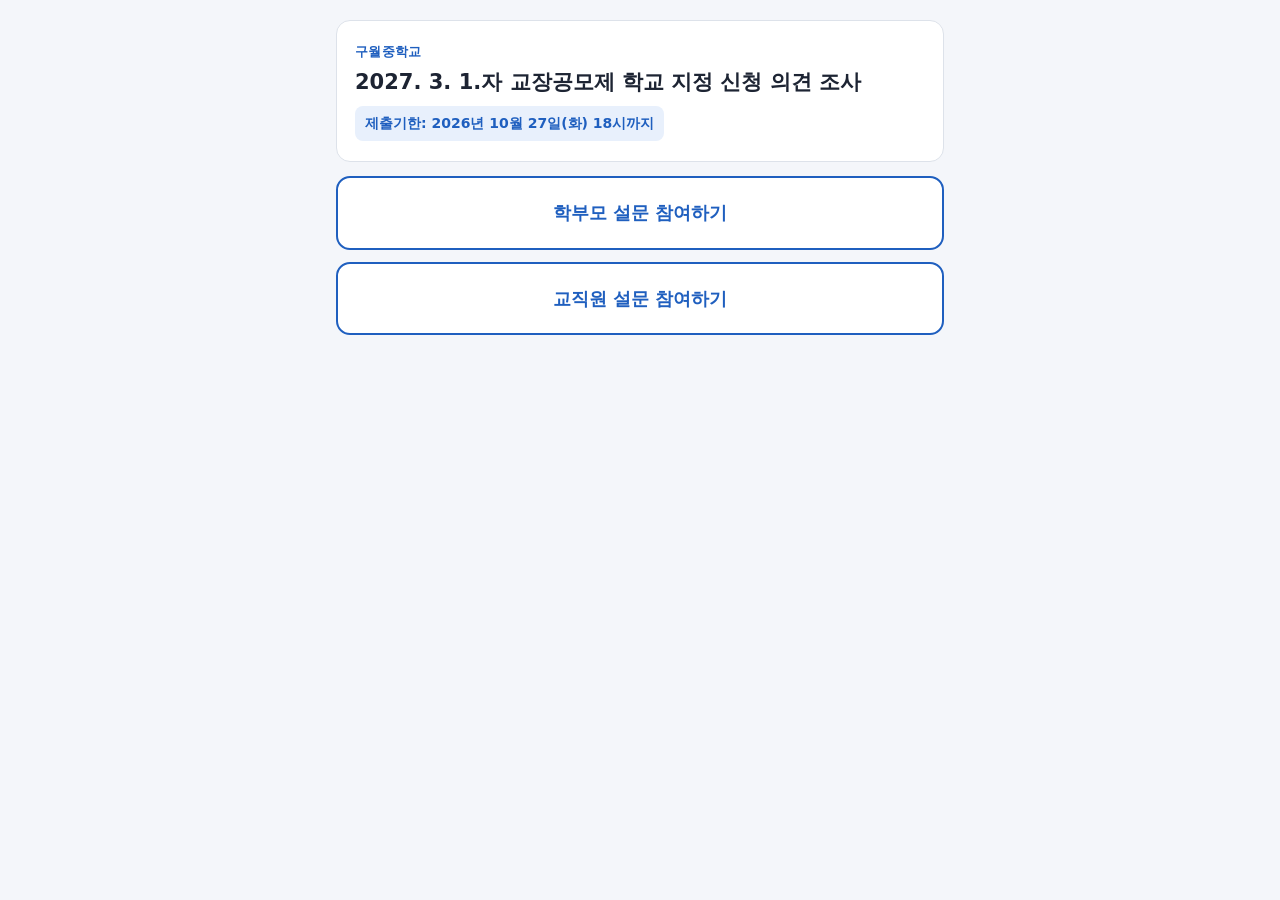
<file: index.html>
<!doctype html>
<html lang="ko">
<head>
<meta charset="utf-8">
<meta name="viewport" content="width=device-width,initial-scale=1">
<title>교장공모제 의견 조사 · 구월중학교</title>
<link rel="stylesheet" href="style.css">
</head>
<body>
<main>
  <section class="card">
    <div class="kicker">구월중학교</div>
    <h1>2027. 3. 1.자 교장공모제 학교 지정 신청 의견 조사</h1>
    <span class="due">제출기한: 2026년 10월 27일(화) 18시까지</span>
  </section>
  <a class="btn" href="parent.html">학부모 설문 참여하기</a>
  <a class="btn" href="staff.html">교직원 설문 참여하기</a>
</main>
</body>
</html>
</file>
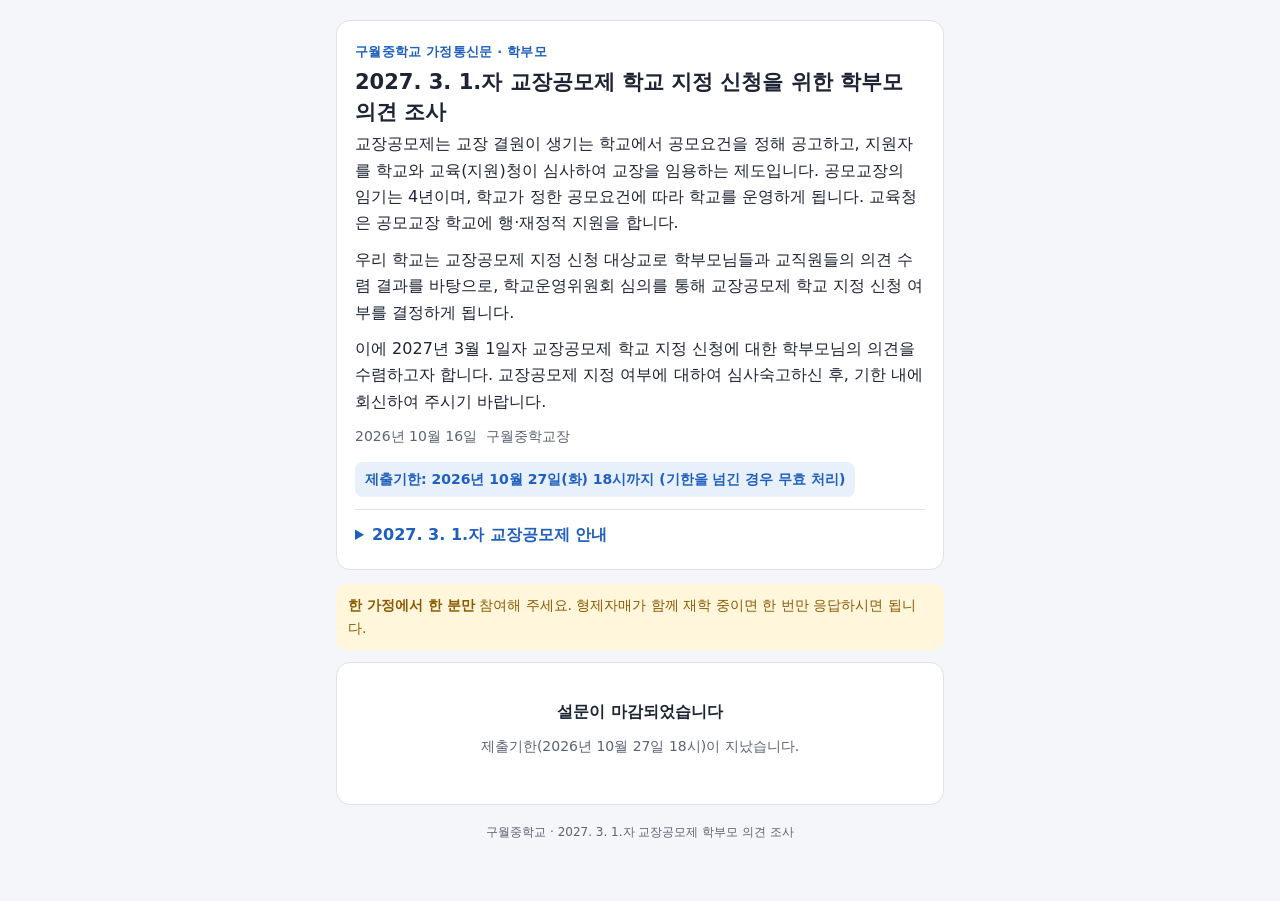
<file: parent.html>
<!doctype html>
<html lang="ko">
<head>
<meta charset="utf-8">
<meta name="viewport" content="width=device-width,initial-scale=1">
<title>학부모 의견 조사 · 구월중학교</title>
<link rel="stylesheet" href="style.css">
<script src="app.js?v=20261026" defer></script>
</head>
<body>
<main>
  <section class="card">
    <div class="kicker">구월중학교 가정통신문 · 학부모</div>
    <h1>2027. 3. 1.자 교장공모제 학교 지정 신청을 위한 학부모 의견 조사</h1>
    <p>교장공모제는 교장 결원이 생기는 학교에서 공모요건을 정해 공고하고, 지원자를 학교와 교육(지원)청이 심사하여 교장을 임용하는 제도입니다. 공모교장의 임기는 4년이며, 학교가 정한 공모요건에 따라 학교를 운영하게 됩니다. 교육청은 공모교장 학교에 행·재정적 지원을 합니다.</p>
    <p>우리 학교는 교장공모제 지정 신청 대상교로 학부모님들과 교직원들의 의견 수렴 결과를 바탕으로, 학교운영위원회 심의를 통해 교장공모제 학교 지정 신청 여부를 결정하게 됩니다.</p>
    <p>이에 2027년 3월 1일자 교장공모제 학교 지정 신청에 대한 학부모님의 의견을 수렴하고자 합니다. 교장공모제 지정 여부에 대하여 심사숙고하신 후, 기한 내에 회신하여 주시기 바랍니다.</p>
    <p class="sub">2026년 10월 16일 &nbsp;구월중학교장</p>
    <span class="due">제출기한: 2026년 10월 27일(화) 18시까지 (기한을 넘긴 경우 무효 처리)</span>
    <details>
      <summary>2027. 3. 1.자 교장공모제 안내</summary>
      <p style="margin-top:8px"><b>1. 교장공모제란?</b><br>개별 학교의 현황과 여건에 맞는 공모교장 요건 공고 후 지원자 중에서 적격자를 심사하여 해당 학교의 교장으로 임용하는 제도</p>
      <p><b>2. 교장공모제 심사 방법</b></p>
      <ul>
        <li>학교 심사(학교 공모교장심사위원회)와 교육(지원)청 심사 결과를 각 50%씩 합산</li>
        <li>합산 순위에 따라 3배수를 교육감에게 추천하고, 교육감이 최종 1명을 선정하여 임용 추천</li>
      </ul>
      <p><b>3. 교장공모제 개요</b></p>
      <ul>
        <li>임용기간: 2027. 3. 1. ~ 2031. 2. 28.(4년)</li>
        <li>실시대상: 학교장의 정년퇴임, 임기만료(중임·공모), 현임교 4년 만기근무 등의 사유로 교장 결원이 발생하는 공립 각급학교</li>
        <li>신청절차: 교직원·학부모 의견수렴(학교) → 학교운영위원회 심의(학교) → 지정 신청(학교) → 지정 통보(교육청)</li>
      </ul>
      <p><b>4. 공모 유형 및 자격 요건</b></p>
      <table>
        <tr><th>유형</th><th>대상학교</th><th>자격 기준</th></tr>
        <tr><td>초빙형</td><td>일반학교</td><td>교장자격증 소지자(교육공무원)</td></tr>
      </table>
    </details>
  </section>

  <div class="notice"><b>한 가정에서 한 분만</b> 참여해 주세요. 형제자매가 함께 재학 중이면 한 번만 응답하시면 됩니다.</div>
  <div id="again" class="notice hidden">이 기기에서 이미 제출한 기록이 있습니다. 다시 제출하지 않으셔도 됩니다.</div>

  <form class="card" data-type="parent" novalidate>
    <h2>2027. 3. 1.자 교장공모제 학교 지정 신청에 대한 의견서</h2>
    <label class="q">1. 자녀의 학년·반</label>
    <div class="row">
      <select name="grade" aria-label="학년">
        <option value="">학년</option><option value="1">1학년</option><option value="2">2학년</option><option value="3">3학년</option>
      </select>
      <select name="cls" aria-label="반">
        <option value="">반</option>
      </select>
    </div>
    <p class="hint">형제자매가 있으면 한 자녀의 학년·반만 고르세요. 이름은 받지 않습니다.</p>
    <label class="q" style="margin-top:18px">2. 교장공모제 신청에 대한 의견</label>
    <div class="choices">
      <label class="choice yes"><input type="radio" name="opinion" value="찬성"><span>신청 찬성</span></label>
      <label class="choice no"><input type="radio" name="opinion" value="반대"><span>신청 반대</span></label>
    </div>
    <label class="q" for="req" style="margin-top:20px">3. 공모교장 찬성 시 공모교장의 요건</label>
    <textarea id="req" name="requirement" maxlength="1000" placeholder="의견이 있을 경우만 구체적으로 적어 주세요."></textarea>
    <p class="hint">※ 설문조사 결과 조작 의혹이 제기되는 경우 교장공모제 지정 철회 또는 절차상 오류로 인해 공모교장 임명이 제한될 수 있으니, 가정당 한 번만 참여해 주세요.</p>
    <button type="submit" style="margin-top:12px">제출하기</button>
    <div class="err" role="alert"></div>
  </form>

  <section id="done" class="card done hidden">
    <div class="big">✓</div>
    <h2>제출되었습니다</h2>
    <p class="sub">소중한 의견을 주셔서 감사합니다.</p>
  </section>
  <section id="closed" class="card done hidden">
    <h2>설문이 마감되었습니다</h2>
    <p class="sub">제출기한(2026년 10월 27일 18시)이 지났습니다.</p>
  </section>
  <p class="foot">구월중학교 · 2027. 3. 1.자 교장공모제 학부모 의견 조사</p>
</main>
<script>
  // 학년별 학급 수: 1학년 10반, 2·3학년 11반
  const CLASSES = { 1: 10, 2: 11, 3: 11 };
  const grade = document.querySelector('select[name=grade]');
  const cls = document.querySelector('select[name=cls]');
  grade.addEventListener('change', () => {
    const keep = cls.value;
    cls.innerHTML = '<option value="">반</option>';
    for (let i = 1; i <= (CLASSES[grade.value] || 0); i++) cls.insertAdjacentHTML('beforeend', `<option value="${i}">${i}반</option>`);
    if (keep && Number(keep) <= (CLASSES[grade.value] || 0)) cls.value = keep;
  });
</script>
</body>
</html>
</file>
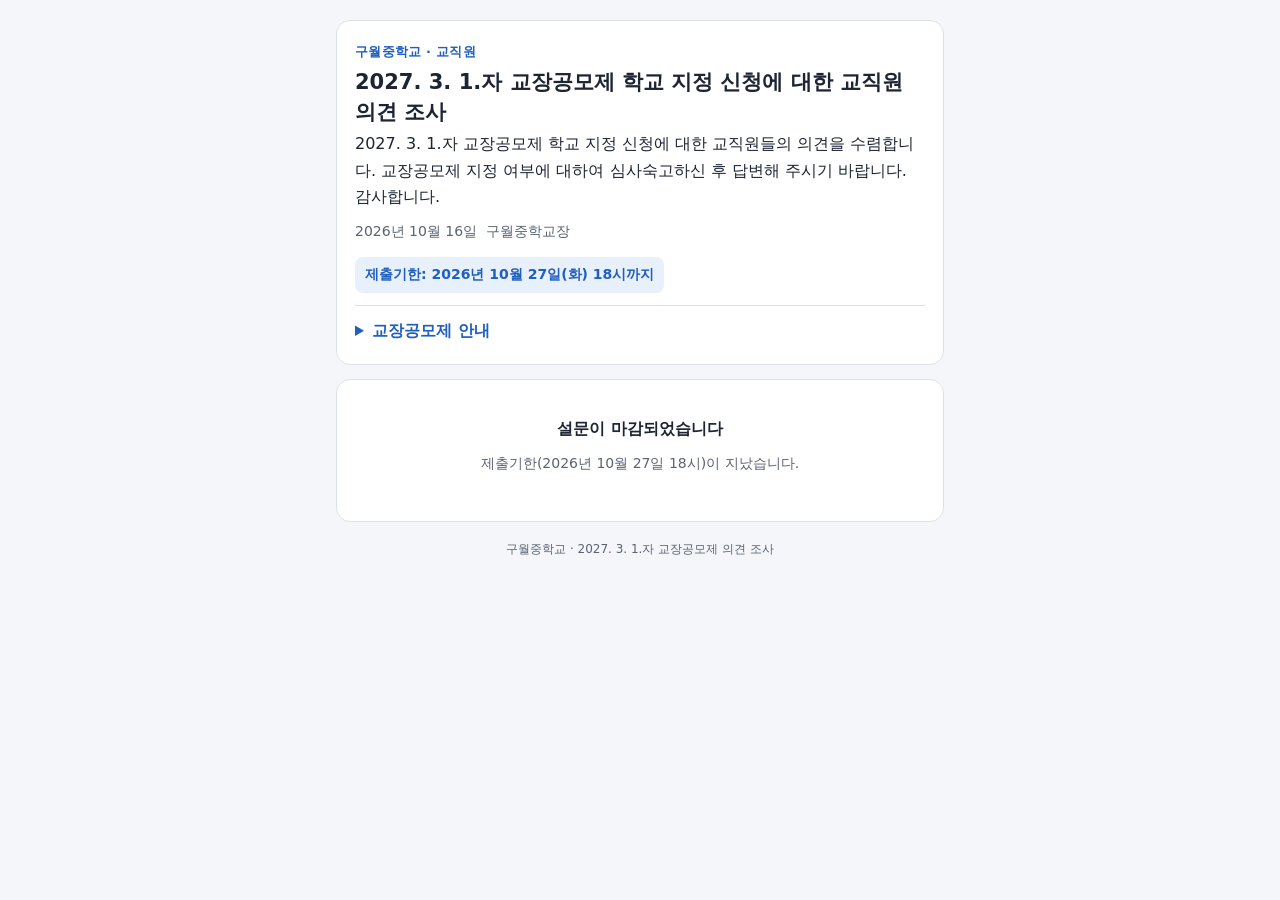
<file: staff.html>
<!doctype html>
<html lang="ko">
<head>
<meta charset="utf-8">
<meta name="viewport" content="width=device-width,initial-scale=1">
<title>교직원 의견 조사 · 구월중학교</title>
<link rel="stylesheet" href="style.css">
<script src="app.js?v=20261026" defer></script>
</head>
<body>
<main>
  <section class="card">
    <div class="kicker">구월중학교 · 교직원</div>
    <h1>2027. 3. 1.자 교장공모제 학교 지정 신청에 대한 교직원 의견 조사</h1>
    <p>2027. 3. 1.자 교장공모제 학교 지정 신청에 대한 교직원들의 의견을 수렴합니다. 교장공모제 지정 여부에 대하여 심사숙고하신 후 답변해 주시기 바랍니다. 감사합니다.</p>
    <p class="sub">2026년 10월 16일 &nbsp;구월중학교장</p>
    <span class="due">제출기한: 2026년 10월 27일(화) 18시까지</span>
    <details>
      <summary>교장공모제 안내</summary>
      <ul>
        <li>개별 학교의 현황과 여건에 맞는 공모교장 요건을 공고한 뒤, 지원자 중 적격자를 심사하여 해당 학교의 교장으로 임용하는 제도입니다.</li>
        <li>임용기간: 2027. 3. 1. ~ 2031. 2. 28.(4년)</li>
        <li>공모 유형: 초빙형(일반학교) — 교장자격증 소지자(교육공무원)</li>
        <li>절차: 교직원·학부모 의견수렴 → 학교운영위원회 심의 → 지정 신청 → 교육청 지정 통보</li>
      </ul>
    </details>
  </section>

  <div id="again" class="notice hidden">이 기기에서 이미 제출한 기록이 있습니다. 한 분이 한 번만 참여해 주세요. (같은 컴퓨터를 쓰는 다른 선생님이라면 그대로 제출하시면 됩니다.)</div>

  <form class="card" data-type="staff" novalidate>
    <h2>2027. 3. 1.자 교장공모제 학교 지정 신청에 대한 의견서</h2>
    <label class="q">1. 교장공모제 신청에 대한 의견</label>
    <div class="choices">
      <label class="choice yes"><input type="radio" name="opinion" value="찬성"><span>신청 찬성</span></label>
      <label class="choice no"><input type="radio" name="opinion" value="반대"><span>신청 반대</span></label>
    </div>
    <label class="q" for="req" style="margin-top:20px">2. 공모교장 찬성 시 공모교장의 요건</label>
    <textarea id="req" name="requirement" maxlength="1000" placeholder="의견이 있을 경우만 구체적으로 적어 주세요."></textarea>
    <p class="hint">이름 등 개인정보는 받지 않습니다. 응답은 익명으로 집계됩니다.</p>
    <p class="hint">※ 설문조사 결과 조작 의혹이 제기되는 경우 교장공모제 지정 철회 또는 절차상 오류로 인해 공모교장 임명이 제한될 수 있으니, 한 분이 한 번만 참여해 주세요.</p>
    <button type="submit" style="margin-top:12px">제출하기</button>
    <div class="err" role="alert"></div>
  </form>

  <section id="done" class="card done hidden">
    <div class="big">✓</div>
    <h2>제출되었습니다</h2>
    <p class="sub">의견을 주셔서 감사합니다.</p>
  </section>
  <section id="closed" class="card done hidden">
    <h2>설문이 마감되었습니다</h2>
    <p class="sub">제출기한(2026년 10월 27일 18시)이 지났습니다.</p>
  </section>
  <p class="foot">구월중학교 · 2027. 3. 1.자 교장공모제 의견 조사</p>
</main>
</body>
</html>
</file>
<file: style.css>
:root{--bg:#f4f6fa;--card:#fff;--ink:#1d2433;--sub:#5b6474;--line:#dde2ea;--accent:#1f5fbf;--accent-soft:#e8f0fc;--yes:#1f7a4d;--yes-soft:#e6f4ec;--no:#b4372f;--no-soft:#fbeceb;--warn:#8a5a00;--warn-soft:#fff6dc}
@media (prefers-color-scheme:dark){:root{--bg:#12151b;--card:#1b2029;--ink:#e8ebf1;--sub:#a3abb9;--line:#2e3542;--accent:#6ea1f0;--accent-soft:#1d2a40;--yes:#5cc28e;--yes-soft:#16291f;--no:#ec7a72;--no-soft:#33191a;--warn:#f0c766;--warn-soft:#2f2713}}
*{box-sizing:border-box}
body{margin:0;background:var(--bg);color:var(--ink);font-family:"Pretendard","Apple SD Gothic Neo","Malgun Gothic",system-ui,sans-serif;line-height:1.65;-webkit-text-size-adjust:100%}
main{max-width:640px;margin:0 auto;padding:20px 16px 48px}
.card{background:var(--card);border:1px solid var(--line);border-radius:14px;padding:20px 18px;margin-bottom:14px}
.kicker{font-size:13px;color:var(--accent);font-weight:700;letter-spacing:.02em}
h1{font-size:21px;line-height:1.4;margin:6px 0 4px}
h2{font-size:16px;margin:0 0 10px}
p{margin:0 0 10px}
.sub{color:var(--sub);font-size:14px}
.due{display:inline-block;background:var(--accent-soft);color:var(--accent);font-weight:700;border-radius:8px;padding:6px 10px;font-size:14px;margin-top:4px}
details{border-top:1px solid var(--line);margin-top:12px;padding-top:12px}
summary{cursor:pointer;font-weight:700;color:var(--accent)}
details ul{padding-left:18px;margin:8px 0}
table{border-collapse:collapse;width:100%;font-size:14px;margin-top:6px}
th,td{border:1px solid var(--line);padding:6px 8px;text-align:left}
th{background:var(--accent-soft)}
label.q{display:block;font-weight:700;margin-bottom:8px}
.row{display:flex;gap:10px}
.row>*{flex:1}
select,textarea{width:100%;font:inherit;color:inherit;background:var(--card);border:1px solid var(--line);border-radius:10px;padding:10px 12px}
textarea{min-height:110px;resize:vertical}
.choices{display:grid;grid-template-columns:1fr 1fr;gap:10px}
.choice input{position:absolute;opacity:0;pointer-events:none}
.choice span{display:block;text-align:center;font-size:18px;font-weight:800;padding:18px 8px;border:2px solid var(--line);border-radius:12px;cursor:pointer;transition:.15s}
.choice input:focus-visible+span{outline:3px solid var(--accent);outline-offset:2px}
.choice.yes input:checked+span{border-color:var(--yes);background:var(--yes-soft);color:var(--yes)}
.choice.no input:checked+span{border-color:var(--no);background:var(--no-soft);color:var(--no)}
.hint{font-size:13px;color:var(--sub);margin-top:6px}
.notice{background:var(--warn-soft);color:var(--warn);border-radius:10px;padding:10px 12px;font-size:14px;margin-bottom:12px}
button{width:100%;font:inherit;font-size:17px;font-weight:800;color:#fff;background:var(--accent);border:0;border-radius:12px;padding:15px;cursor:pointer}
button:disabled{opacity:.55;cursor:default}
.err{color:var(--no);font-weight:700;margin-top:10px;min-height:1em}
.done{text-align:center;padding:36px 18px}
.done .big{font-size:44px}
.foot{font-size:12px;color:var(--sub);text-align:center;margin-top:18px}
.hidden{display:none}
a.btn{display:block;text-align:center;text-decoration:none;font-weight:800;font-size:18px;padding:20px;border-radius:14px;margin-bottom:12px;background:var(--card);border:2px solid var(--accent);color:var(--accent)}
</file>
